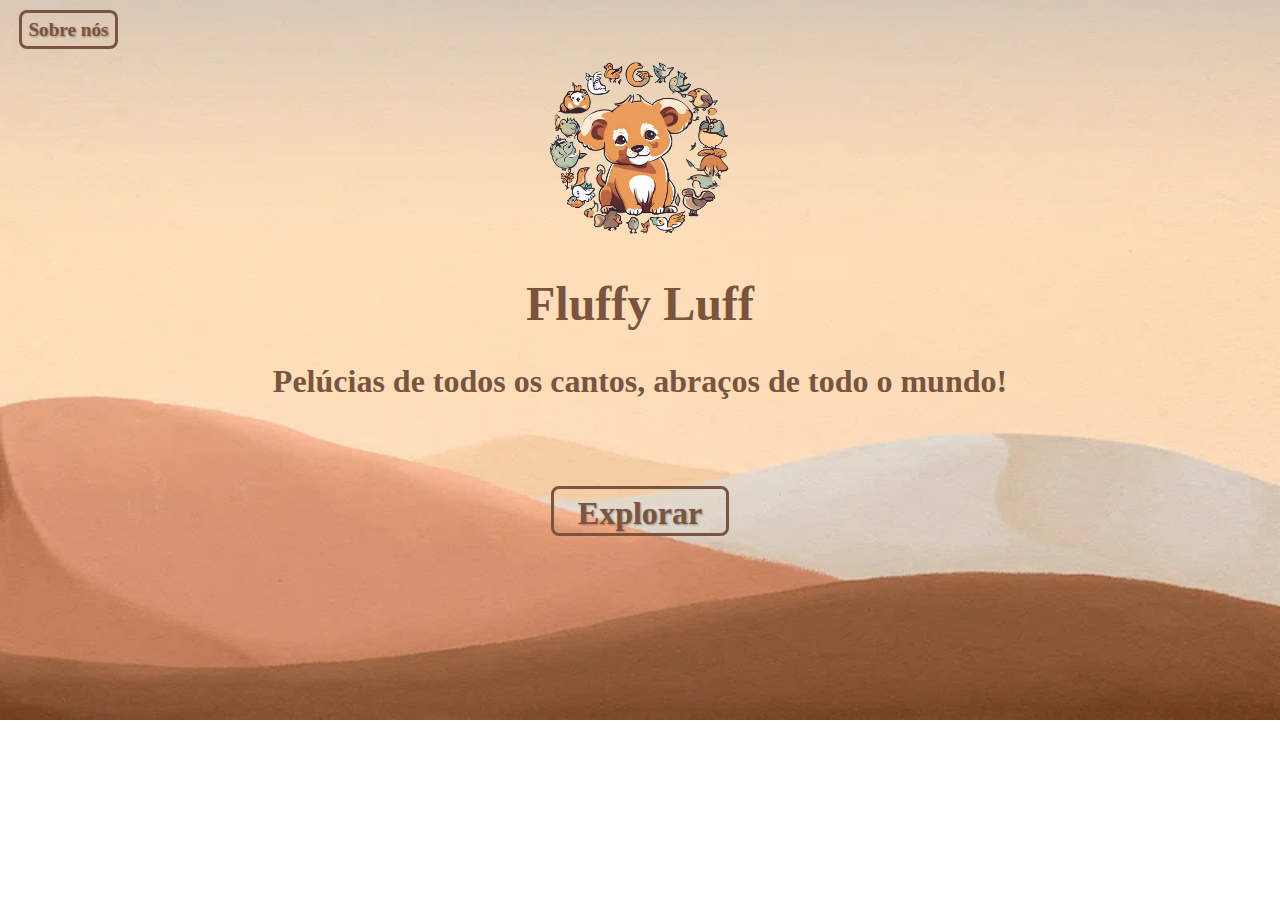
<file: index.html>
<!DOCTYPE html>
<html lang="pt-br">
<head>
    <meta charset="UTF-8">
    <meta name="viewport" content="width=device-width, initial-scale=1.0">
    <title>Fluffy Luff</title>
    <link rel="shortcut icon" href="img/fluffy-luff.png" type="image/x-icon">
    <link rel="stylesheet" href="style/home.css">
</head>
<body>
    <div id="conteudo">
        <header>
            <nav>
                <a href="sobre-nos.html" id="sobreNos"><b>Sobre nós</b></a>
            </nav>
        </header>
        <img id="logo" src="img/fluffy-luff.png" alt="logo fluffy luffy.">
        <h1>
            Fluffy Luff
        </h1>
        <h2>
            Pelúcias de todos os cantos, abraços de todo o mundo!   
        </h2>

        <nav id="navExplorar">
            <a href="principal.html" id="explorar"><b>Explorar</b></a>
        </nav>
       
        <section id ="main">
         
        </section>
        
    </div>
</body>
</html>
</file>
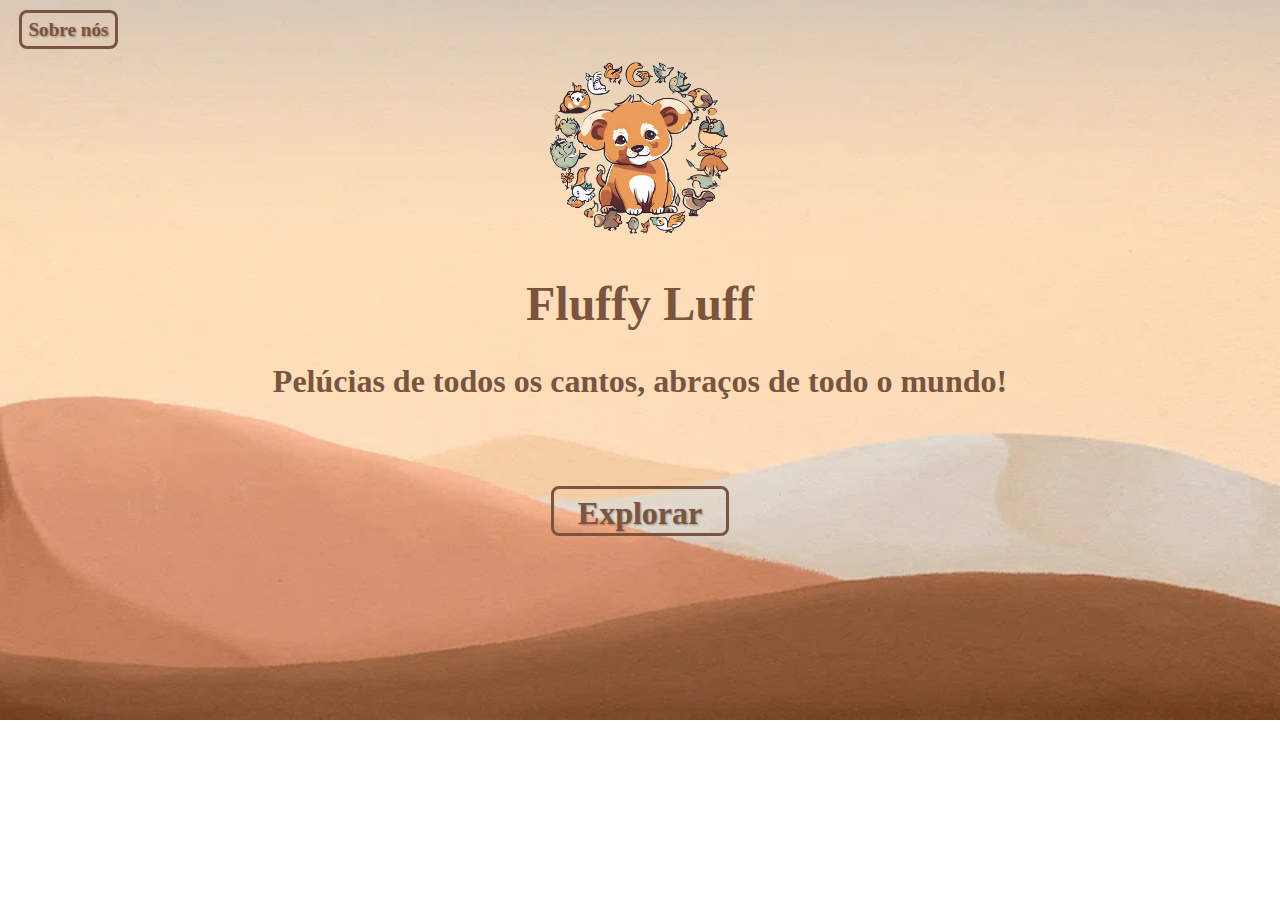
<file: htmls/index.html>
<!DOCTYPE html>
<html lang="pt-br">
<head>
    <meta charset="UTF-8">
    <meta name="viewport" content="width=device-width, initial-scale=1.0">
    <title>Fluffy Luff</title>
    <link rel="shortcut icon" href="img/fluffy-luff.png" type="image/x-icon">
    <link rel="stylesheet" href="/style/home.css">
</head>
<body>
    <div id="conteudo">
        <header>
            <nav>
                <a href="/htmls/sobre-nos.html" id="sobreNos" aria-label="Clique aqui para 
                ler sobre nós."><b>Sobre nós</b></a>
            </nav>
        </header>
        <img id="logo" src="/img/fluffy-luff.png" alt="logo fluffy luffy.">
        <h1>
            Fluffy Luff
        </h1>
        <h2>
            Pelúcias de todos os cantos, abraços de todo o mundo!   
        </h2>

        <nav id="navExplorar">
            <a href="/htmls/principal.html" id="explorar" aria-label="Clique aqui para ir explorar."><b>Explorar</b></a>
        </nav>
       
        <section id ="main">
         
        </section>
        
    </div>
</body>
</html>
</file>
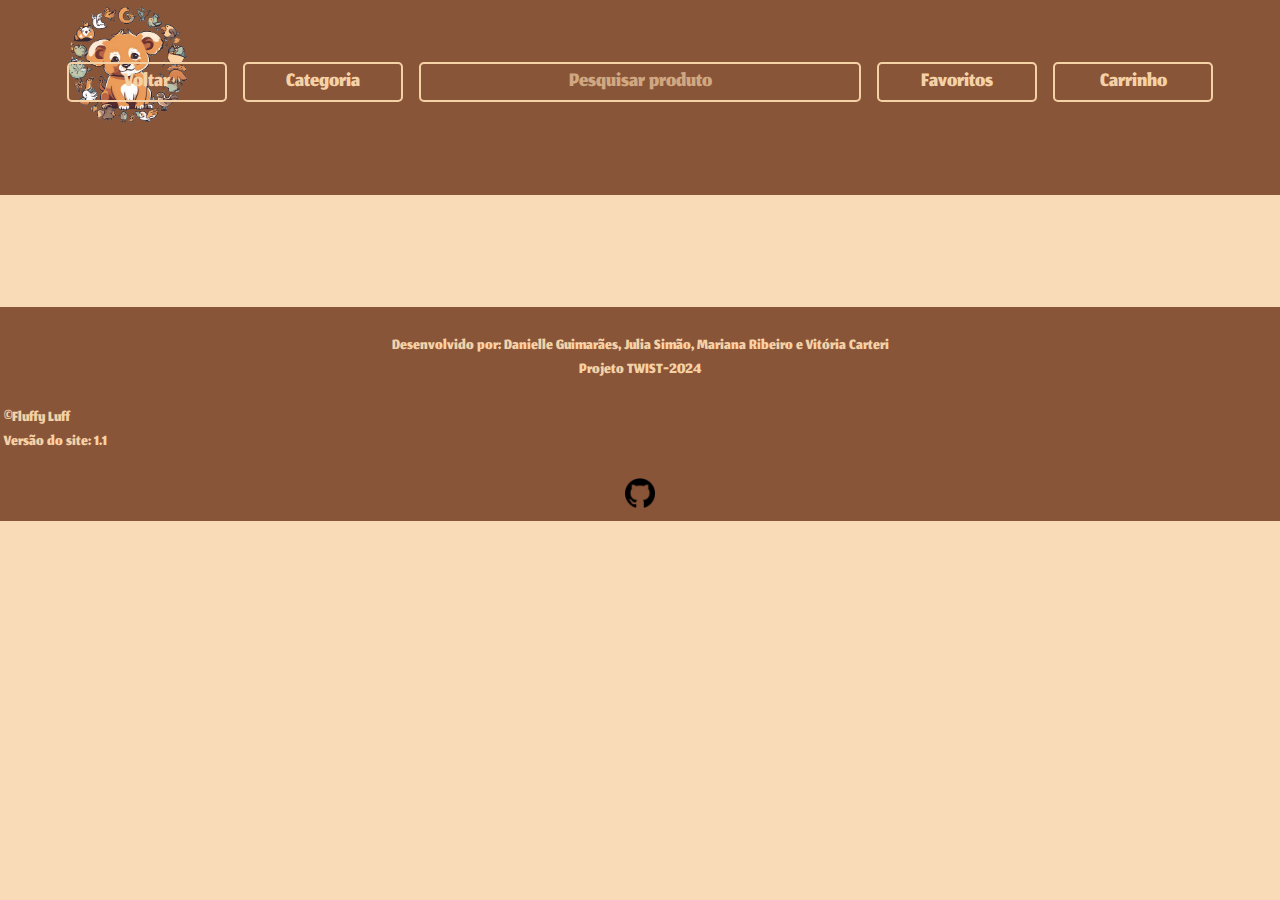
<file: favoritos.html>
<!DOCTYPE html>
<html lang="pt-br">
<head>
    <meta charset="UTF-8">
    <meta name="viewport" content="width=device-width, initial-scale=1.0">
    <title>Favoritos</title>
    <link rel="stylesheet" href="style/pagamento-e-dados.css">
</head>
<body>
    <div id="container">
        <header id="header">
            <img id="logo" src="img/fluffy-luff.png" alt="logo fluffy luffy.">
            <nav id="menu">
                <a href="#">Voltar</a>
                <a href="#">Categoria</a>
                    <input type="text" placeholder="Pesquisar produto">
                <a href="#">Favoritos</a>
                <a href="#">Carrinho</a>
            </nav>
        </header>
        <section id ="main"></section>
            <div>

            </div>
        </section>
        <footer id="footer">
            <section>
                <p id="creditos">
                    Desenvolvido por: Danielle Guimarães, Julia Simão, Mariana Ribeiro e Vitória Carteri<br/>
                    Projeto TWIST-2024
                </p>
                <p id="versao">
                    ©Fluffy Luff<br/>
                    Versão do site: 1.1
                </p>
            </section>
            <a id="github" href="https://github.com/twistpucrio/fluffy-luff" target="_blank">
                <img src="img/github.png" alt="logo do github." width="30" height="30">
            </a>        
        </footer>
    </div>
</body>
</html>
</file>
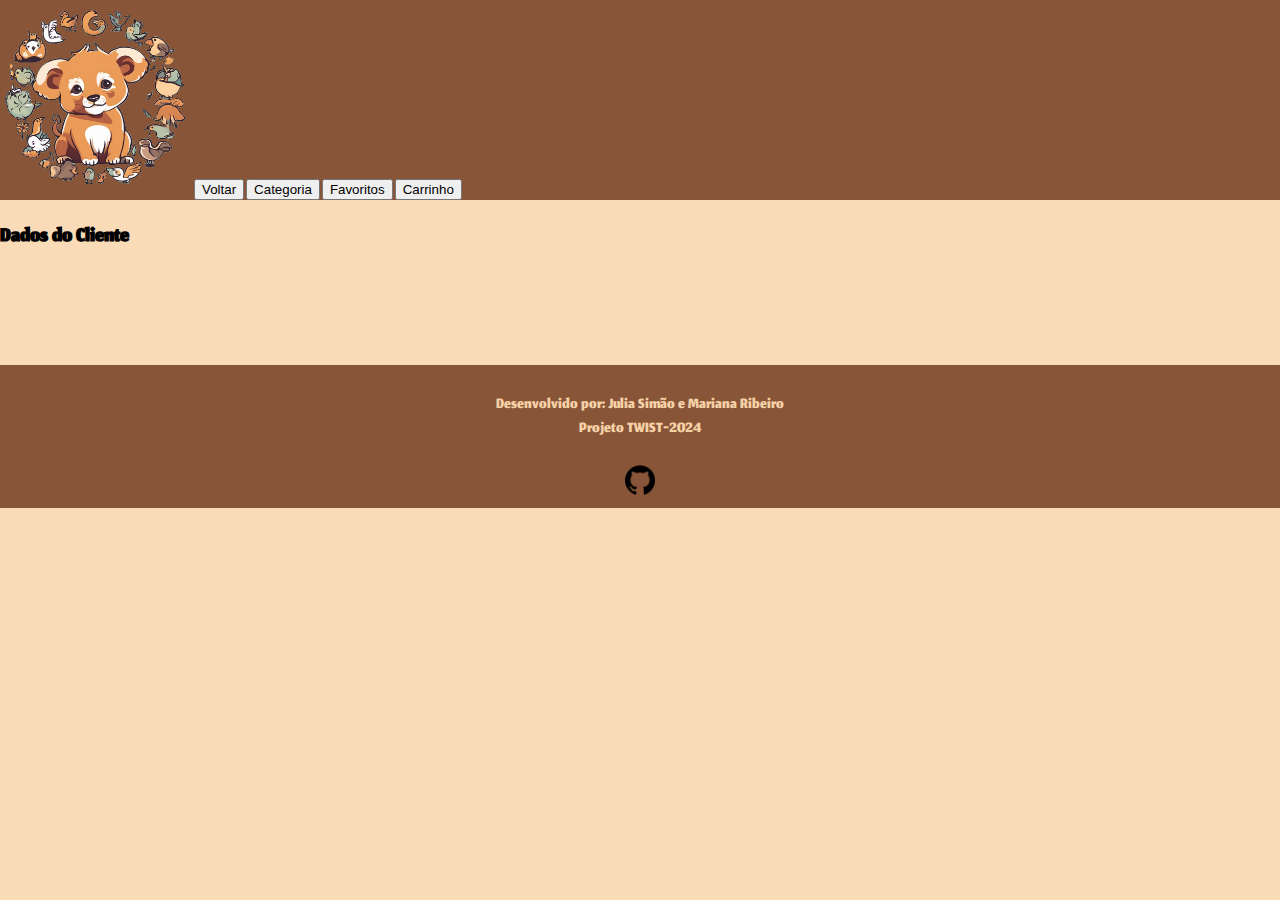
<file: pagamento-e-dados.html>
<!DOCTYPE html>
<html lang="pt-br">
<head>
    <meta charset="UTF-8">
    <meta name="viewport" content="width=device-width, initial-scale=1.0">
    <title>Fluffy Luff</title>
    <link rel="shortcut icon" href="img/fluffy-luff.png" type="image/x-icon">
    <link rel="stylesheet" href="style/pagamento-e-dados.css">
</head>
<body>
    <div id="conteudo">
        <header id="header">
            <img src="img/fluffy-luff.png" alt="logo fluffy luffy.">
            <button>Voltar</button>
           <button>Categoria</button>
            <!-- adicionar barra de pesquisa.-->
           <button>Favoritos</button>
           <button>Carrinho</button>
        </header>
        <section id ="main">
            <h1>
                Dados do Cliente
            </h1>
            <div>

            </div>
        </section>
        <footer id="footer">
            <p>
            Desenvolvido por: Julia Simão e Mariana Ribeiro<br/>
            Projeto TWIST-2024<br/>
            </p>
            <a id="github" href="https://github.com/twistpucrio/fluffy-luff" target="_blank">
                <img src="img/github.png" alt="logo do github." width="30" height="30">
            </a>        
        </footer>
    </div>
</body>
</html>
</file>
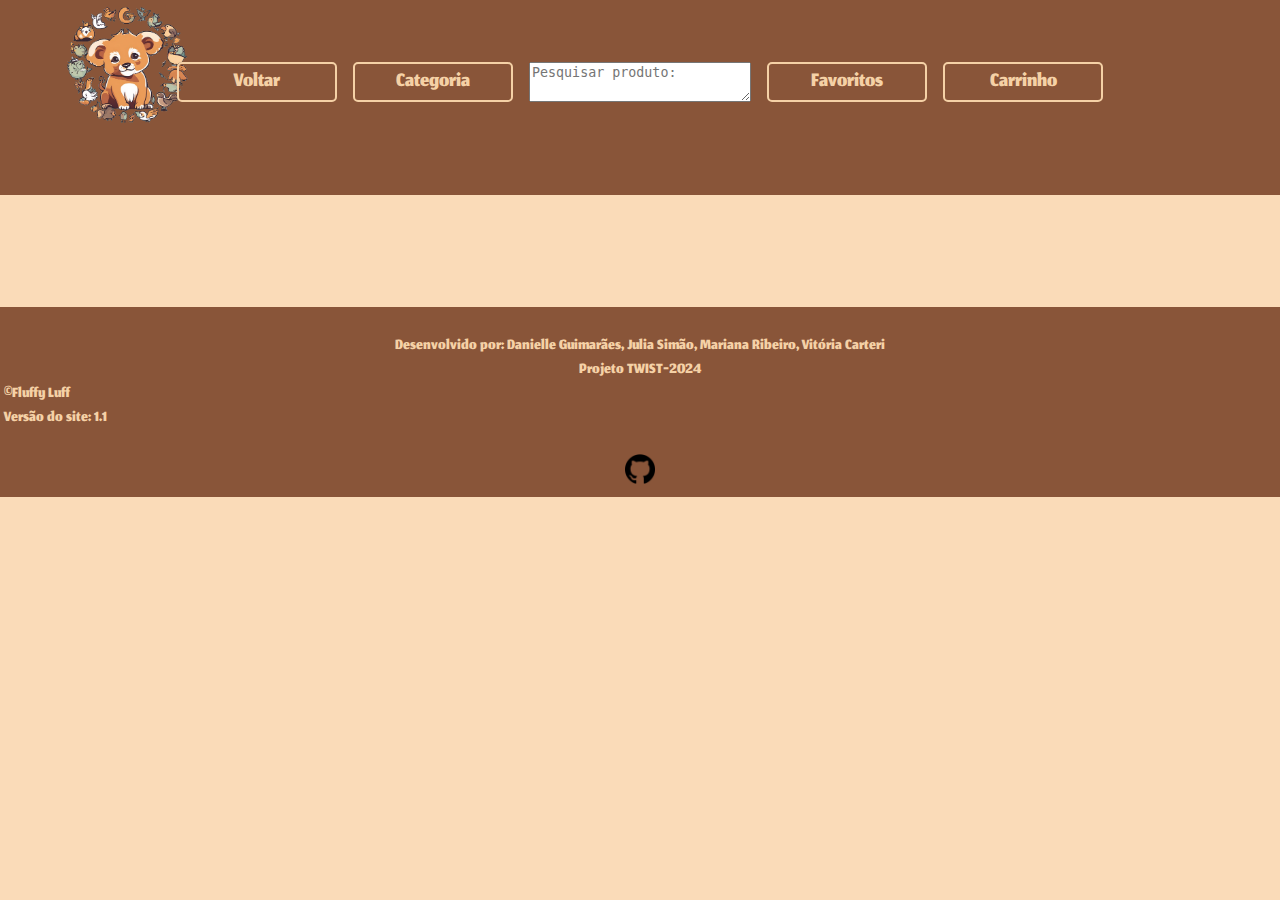
<file: principal.html>
<!DOCTYPE html>
<html lang="pt-br">
<head>
    <meta charset="UTF-8">
    <meta name="viewport" content="width=device-width, initial-scale=1.0">
    <title>Fluffy Luff</title>
    <link rel="shortcut icon" href="img/fluffy-luff.png" type="image/x-icon">
    <link rel="stylesheet" href="style/pagamento-e-dados.css">
</head>
<body>
    <div id="conteudo">
        <header id="header">
            <img id="logo" src="img/fluffy-luff.png" alt="logo fluffy luffy.">
            <nav id="menu">
            <a href="#">Voltar</a>
                <a href="#">Categoria</a>
                    <textarea name="texto" id="texto" cols="25" rows="1" placeholder="Pesquisar produto:"></textarea>  
                <a href="#">Favoritos</a>
                <a href="#">Carrinho</a>
            </nav>
        </header>
        <section id ="main">
            <h1>
            </h1>
            <div>

            </div>
        </section>
        <footer id="footer">
            <p>
            <section id="creditos">
            Desenvolvido por: Danielle Guimarães, Julia Simão, Mariana Ribeiro, Vitória Carteri<br/>
            Projeto TWIST-2024
            </section>
            <section id="versao">
            ©Fluffy Luff<br/>
            Versão do site: 1.1
            </section>
            </p>
            <a id="github" href="https://github.com/twistpucrio/fluffy-luff" target="_blank">
                <img src="img/github.png" alt="logo do github." width="30" height="30">
            </a>        
        </footer>
    </div>
</body>
</html>
</file>
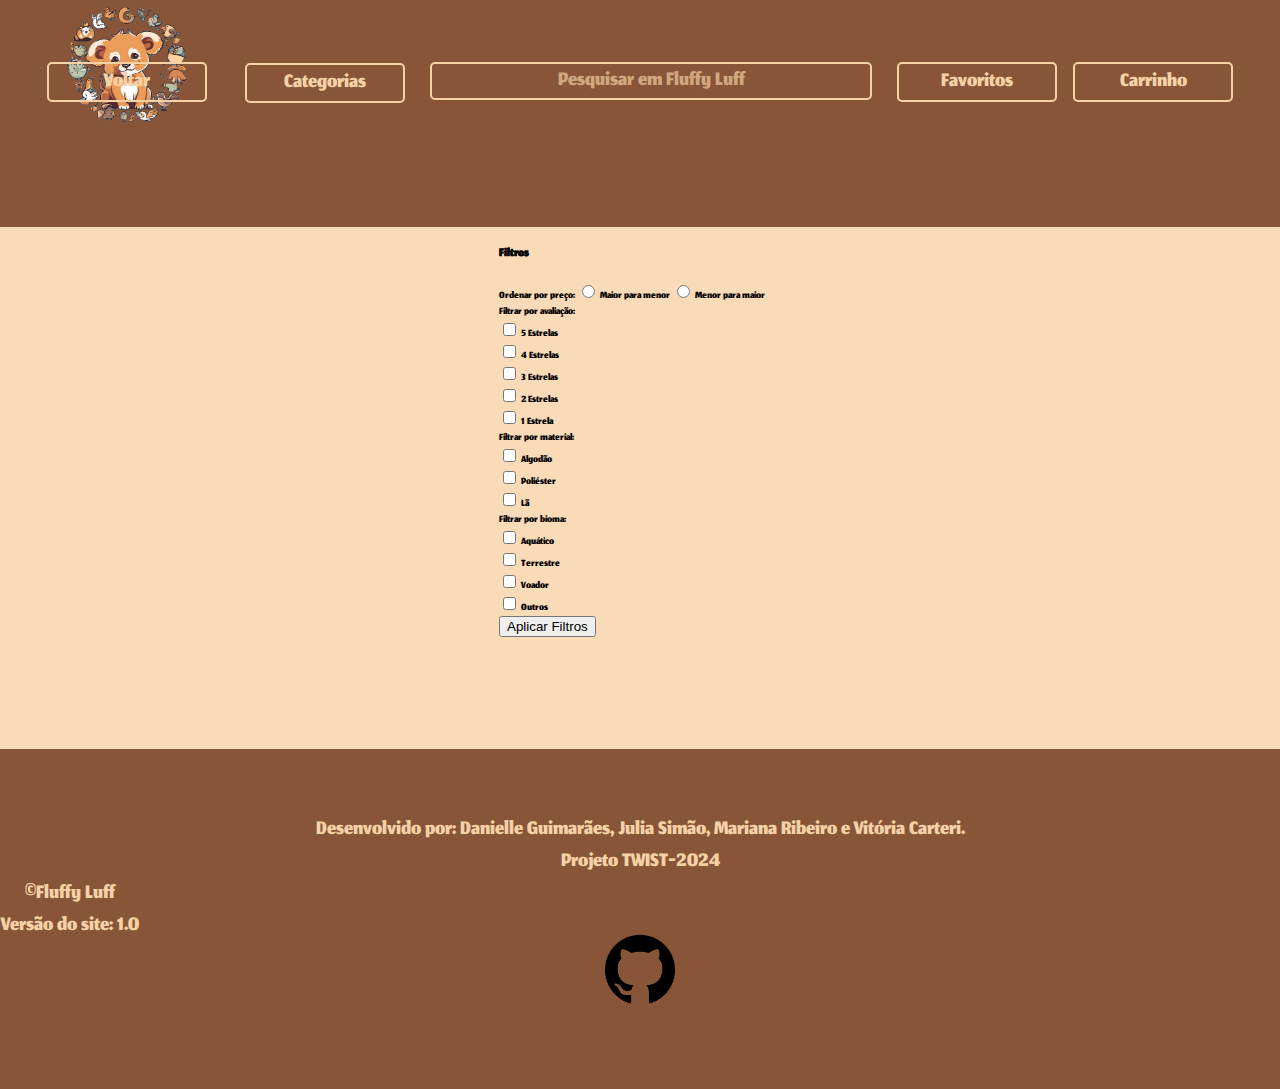
<file: htmls/busca-resultado.html>
<!DOCTYPE html>
<html lang="pt-br">
<head>
    <meta charset="UTF-8">
    <meta name="viewport" content="width=device-width, initial-scale=1.0">
    <title>Fluffy Luff</title>
    <link rel="shortcut icon" href="../img/fluffy-luff.png" type="image/x-icon">
    <link rel="stylesheet" href="../style/estilo-base.css">
    <link rel="stylesheet" href="../style/principal.css">
    <script src="/scripts/busca-resultado.js"></script>
    <script src="../scripts/leitura-e-busca-json.js"></script>


</head>
<body>
    <div id="conteudo">
        <header id="header">
            <img id="logo" src="/img/fluffy-luff.png" alt="logo fluffy luffy.">
            <nav id="menu">
            <a href="/htmls/index.html">Voltar</a>
            <ul>
                <li class="dropdown">
                    <a href="#" class="dropbtn" id="categoria" aria-label="Clique aqui para obter o pop-up de categorias de
                    produtos do nosso site.">Categorias</a>
                    <div class="dropdown-content">
                        <a href="#">Terrestre</a>
                        <a href="#">Aquático</a>
                        <a href="#">Voador</a>
                        <a href="#">Outros</a>
                    </div>
                </li>
            </ul>
                    <input type="text" name="texto" id="texto" placeholder="Pesquisar em Fluffy Luff"></input>
                <a href="/htmls/favoritos.html">Favoritos</a>
                <a href="/htmls/carrinho-de-compras.html">Carrinho</a>
            </nav>
        </header>
        <section id ="main">
            <div id="filtros">
                <h3>Filtros</h3>
                <!-- Filtro por preço -->
                <div>
                    <label>Ordenar por preço:</label>
                    <input type="radio" name="preco" id="maior_preco" value="maior"> Maior para menor
                    <input type="radio" name="preco" id="menor_preco" value="menor"> Menor para maior
                </div>
            
                <!-- Filtro por avaliação -->
                <div>
                    <label>Filtrar por avaliação:</label><br>
                    <input type="checkbox" name="avaliacao" value="5"> 5 Estrelas<br>
                    <input type="checkbox" name="avaliacao" value="4"> 4 Estrelas<br>
                    <input type="checkbox" name="avaliacao" value="3"> 3 Estrelas<br>
                    <input type="checkbox" name="avaliacao" value="2"> 2 Estrelas<br>
                    <input type="checkbox" name="avaliacao" value="1"> 1 Estrela
                </div>
            
                <!-- Filtro por material -->
                <div>
                    <label>Filtrar por material:</label><br>
                    <input type="checkbox" name="material" value="Algodão"> Algodão<br>
                    <input type="checkbox" name="material" value="Poliéster"> Poliéster<br>
                    <input type="checkbox" name="material" value="Lã"> Lã
                </div>
            
                <!-- Filtro por bioma -->
                <div>
                    <label>Filtrar por bioma:</label><br>
                    <input type="checkbox" name="categoria" value="aquático"> Aquático<br>
                    <input type="checkbox" name="categoria" value="terrestre"> Terrestre<br>
                    <input type="checkbox" name="categoria" value="voador"> Voador<br>
                    <input type="checkbox" name="categoria" value="outros"> Outros <br>
                    <!-- Adicionar outros biomas -->
                </div>
            
                <button id="aplicar_filtros">Aplicar Filtros</button>
            </div>
            
            <div id="resultados">
                <!-- Resultados dos produtos filtrados aparecerão aqui -->
            </div>
        </section>
        <script src="/scripts/busca-resultado.js"></script>
        <footer id="footer">
            <p>
            <section id="creditos">
            Desenvolvido por: Danielle Guimarães, Julia Simão, Mariana Ribeiro e Vitória Carteri.<br/>
            Projeto TWIST-2024
            </section>
            <section id="versao">
            ©Fluffy Luff<br/>
            Versão do site: 1.0
            </section>
            </p>
            <a href="https://github.com/twistpucrio/fluffy-luff" target="_blank">
                <img  id="github" src="../img/github.png" alt="logo do github.">
            </a>        
        </footer>
    </div>
</body>
</html>
</file>
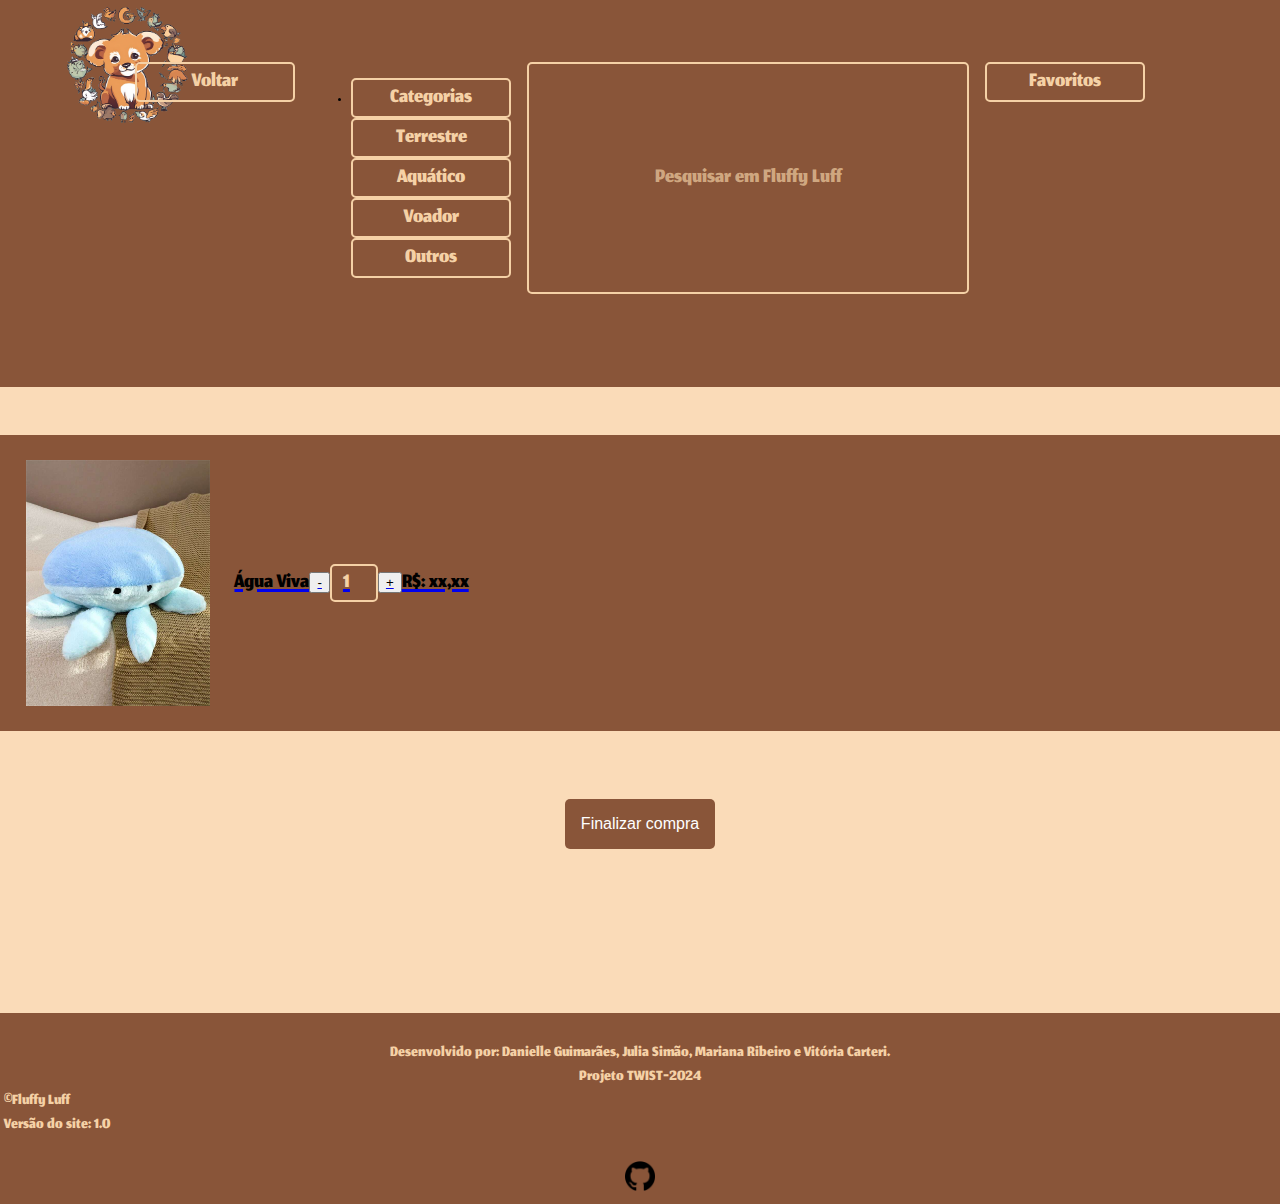
<file: htmls/carrinho-de-compras.html>
<!DOCTYPE html>
<html lang="pt-br">
<head>
    <meta charset="UTF-8">
    <meta name="viewport" content="width=device-width, initial-scale=1.0">
    <title>Fluffy Luff</title>
    <link rel="shortcut icon" href="/img/fluffy-luff.png" type="image/x-icon">
    <link rel="stylesheet" href="/style/carrinho.css">
    <script src="/scripts/leitura-e-busca-json.js"></script>
    <script src="/scripts/criaCarrinho.js"></script>
</head>
<body>
    <div id="conteudo">
        <header id="header">
            <img id="logo" src="/img/fluffy-luff.png" alt="logo fluffy luffy.">

            <nav id="menu">
            <a href="/htmls/principal.html" aria-label="Clique aqui para voltar para página anterior.">Voltar</a>
            <ul>
                <li class="dropdown">
                    <a href="#" class="dropbtn" id="categoria" aria-label="Clique aqui para obter o pop-up de categorias de
                    produtos do nosso site.">Categorias</a>
                    <div class="dropdown-content">
                        <a href="#">Terrestre</a>
                        <a href="#">Aquático</a>
                        <a href="#">Voador</a>
                        <a href="#">Outros</a>
                    </div>
                </li>
            </ul>
                    <input type="text" name="texto" id="texto" placeholder="Pesquisar em Fluffy Luff" aria-label="Clique 
                    aqui para escrever oque deseja pesquisar."></input>
                <a href="/htmls/favoritos.html" aria-label="Clique aqui para ir ao seus favoritos.">Favoritos</a>
            </nav>
        </header>
    </br></br></br>
        <section id ="main">
        </section>
   
        <div class="finalizar">
            <a id="btnFinalizarr"href="pagamento-e-dados.html"> <button id="btnFinalizar"> Finalizar compra </button> </a>
        </div>
        <br/><br/><br/>
        <footer id="footer">
            <p>
            <section id="creditos">
            Desenvolvido por: Danielle Guimarães, Julia Simão, Mariana Ribeiro e Vitória Carteri.<br/>
            Projeto TWIST-2024
            </section>
            <section id="versao">
            ©Fluffy Luff<br/>
            Versão do site: 1.0
            </section>
            </p>
            <a id="github" href="https://github.com/twistpucrio/fluffy-luff" target="_blank">
                <img src="../img/github.png" alt="logo do github." width="30" height="30">
            </a>        
        </footer>
    </div>
</body>
</html>
</file>
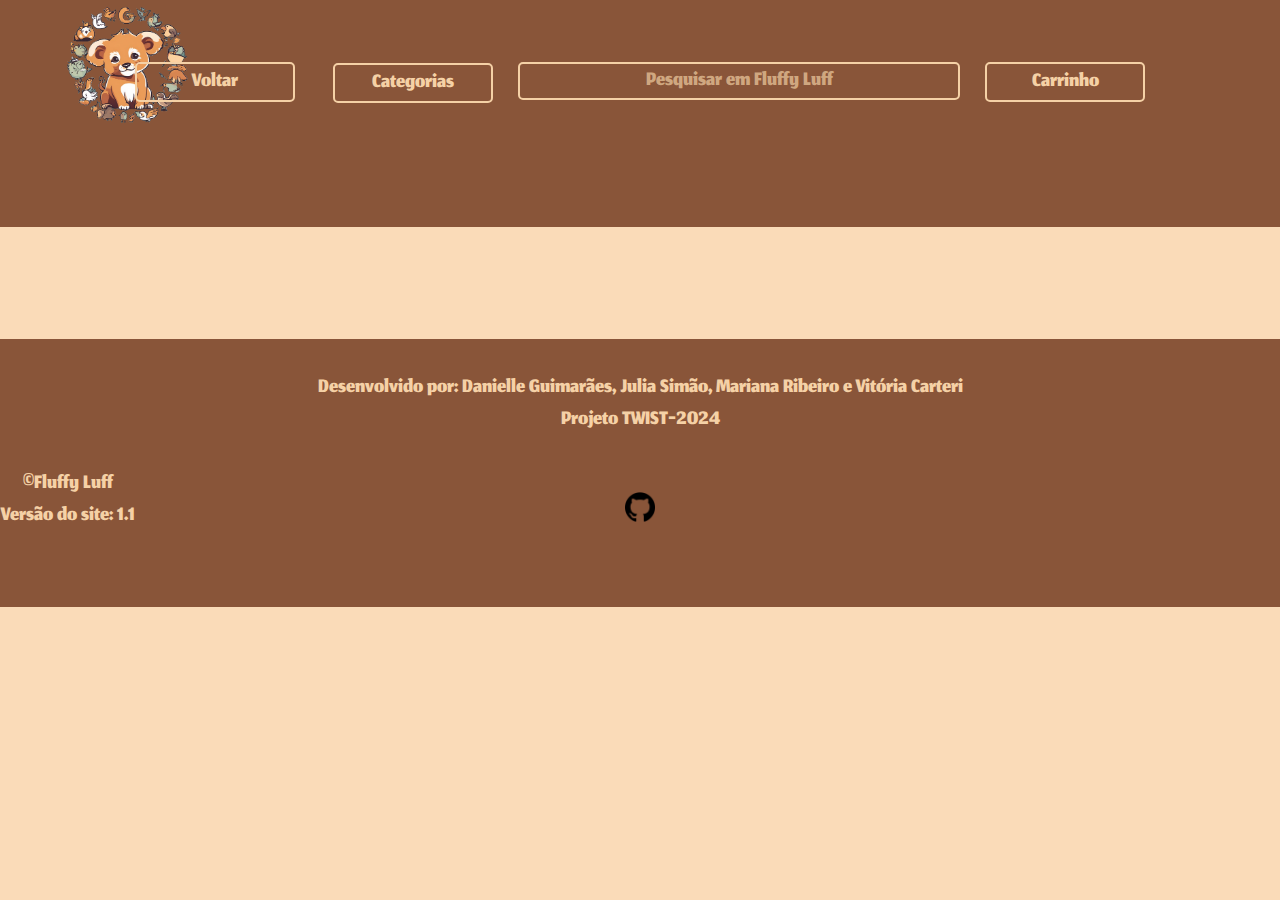
<file: htmls/favoritos.html>
<!DOCTYPE html>
<html lang="pt-br">
<head>
    <meta charset="UTF-8">
    <meta name="viewport" content="width=device-width, initial-scale=1.0">
    <title>Favoritos</title>
    <link rel="stylesheet" href="/style/estilo-base.css">
</head>
<body>
    <div id="container">
        <header id="header">
            <img id="logo" src="/img/fluffy-luff.png" alt="logo fluffy luffy.">
            <nav id="menu">
                <a href="/htmls/principal.html" aria-label="Clique aqui para voltar 
                para página anterior.">Voltar</a>
                <ul>
                    <li class="dropdown">
                        <a href="#" class="dropbtn" id="categoria" aria-label="Clique aqui para obter o pop-up de categorias de
                        produtos do nosso site.">Categorias</a>
                        <div class="dropdown-content">
                            <a href="#">Terrestre</a>
                            <a href="#">Aquático</a>
                            <a href="#">Voador</a>
                            <a href="#">Outros</a>
                        </div>
                    </li>
                </ul>
                <input type="text" name="texto" id="texto" placeholder="Pesquisar em Fluffy Luff" aria-label="Clique 
                aqui para escrever oque deseja pesquisar."></input>
                <a href="/htmls/carrinho-de-compras.html" aria-label="Clique aqui para ir ao seu carrinho de compras.">Carrinho</a>
            </nav>
        </header>
        <section id ="main"></section>
            <div>

            </div>
        </section>
        <footer id="footer">
            <section>
                <p id="creditos">
                    Desenvolvido por: Danielle Guimarães, Julia Simão, Mariana Ribeiro e Vitória Carteri<br/>
                    Projeto TWIST-2024
                </p>
                <p id="versao">
                    ©Fluffy Luff<br/>
                    Versão do site: 1.1
                </p>
            </section>
            <a id="github" href="https://github.com/twistpucrio/fluffy-luff" target="_blank">
                <img src="/img/github.png" alt="logo do github." width="30" height="30">
            </a>        
        </footer>
    </div>
</body>
</html>
</file>
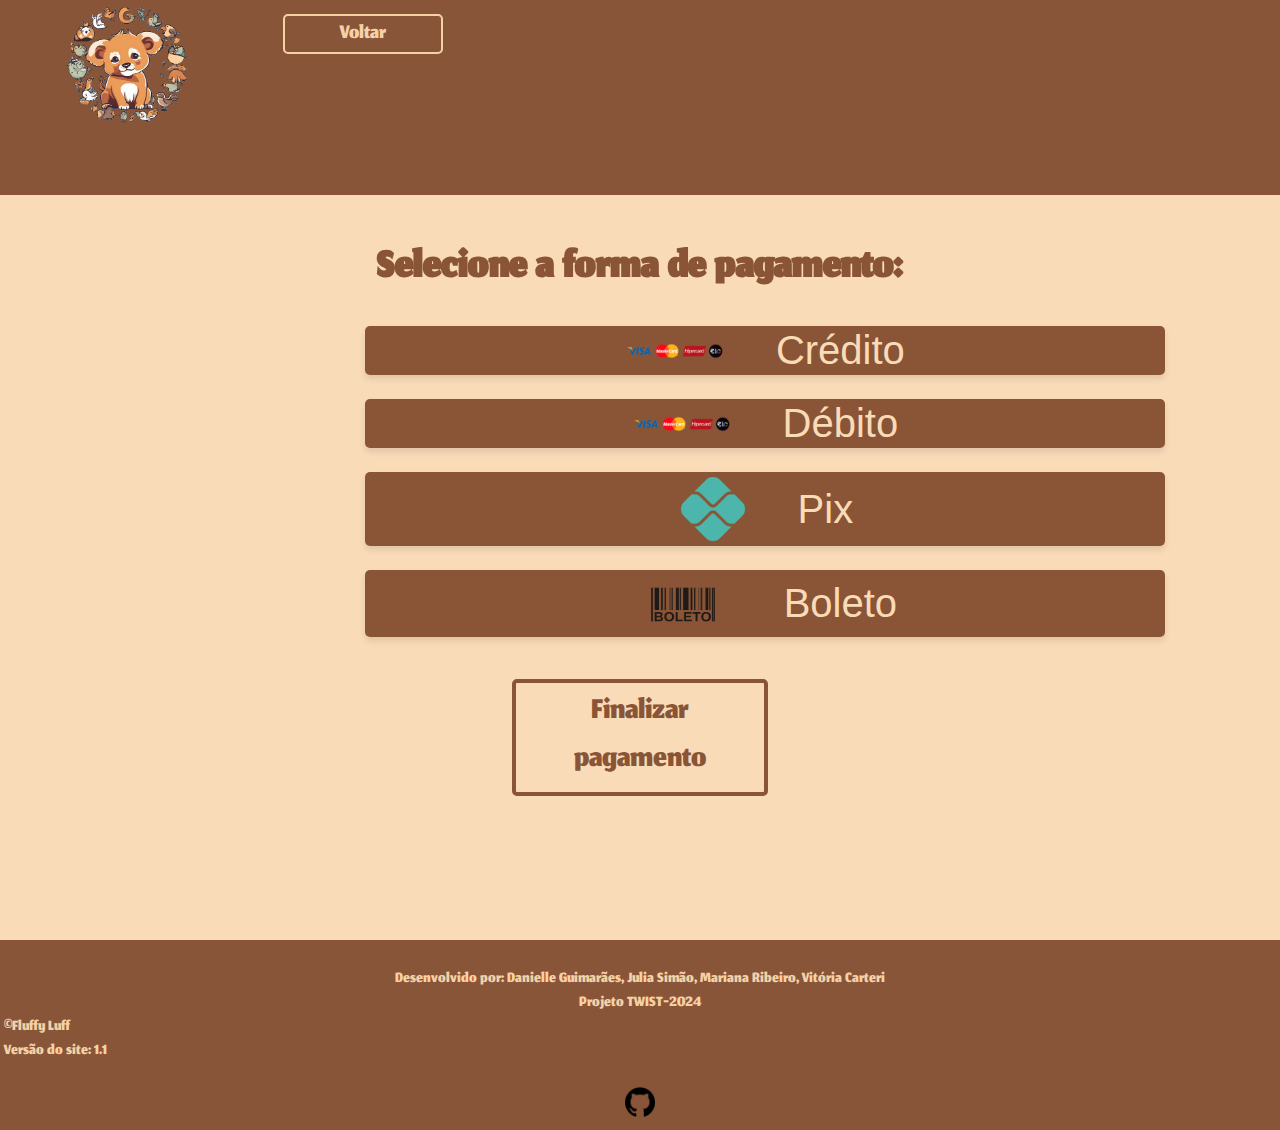
<file: htmls/pagamento-e-dados.html>
<!DOCTYPE html>
<html lang="pt-br">
<head>
    <meta charset="UTF-8">
    <meta name="viewport" content="width=device-width, initial-scale=1.0">
    <title>Fluffy Luff</title>
    <link rel="shortcut icon" href="../img/fluffy-luff.png" type="image/x-icon">
    <link rel="stylesheet" href="/style/pagamento.css">
</head>
<body>
    <div id="conteudo">
        <header id="header">
            <img id="logo" src="../img/fluffy-luff.png" alt="logo fluffy luffy.">
            <nav id="menu">
            <a id="voltarcarrinho" href="/htmls/principal.html" aria-label="Clique aqui 
            para voltar para página anterior.">Voltar</a>
            </nav>
        </header>
        <section id ="main">
            <h1 id="h1">Selecione a forma de pagamento:</h1>
            <div class="payment-options">
                <button class="payment-button"><img src="/img/credito.png" alt="Visa">Crédito</button>
                <button class="payment-button"><img src="/img/credito.png" alt="MasterCard">Débito</button>
                <button class="payment-button"><img src="/img/pix.png" id="bat" alt="Pix">Pix</button>
                <button class="payment-button"><img src="/img/boleto.png" alt="Boleto">Boleto</button>
                <div id="finalizar">
                <button class="finalize-button">Finalizar pagamento</button>
                </div>
            </div>
            <br/>
            <br/>
        </section>
        <footer id="footer">
            <p>
            <section id="creditos">
            Desenvolvido por: Danielle Guimarães, Julia Simão, Mariana Ribeiro, Vitória Carteri<br/>
            Projeto TWIST-2024
            </section>
            <section id="versao">
            ©Fluffy Luff<br/>
            Versão do site: 1.1
            </section>
            </p>
            <a id="github" href="https://github.com/twistpucrio/fluffy-luff" target="_blank">
                <img src="../img/github.png" alt="logo do github." width="30" height="30">
            </a>        
        </footer>
    </div>
</body>
</html>
</file>
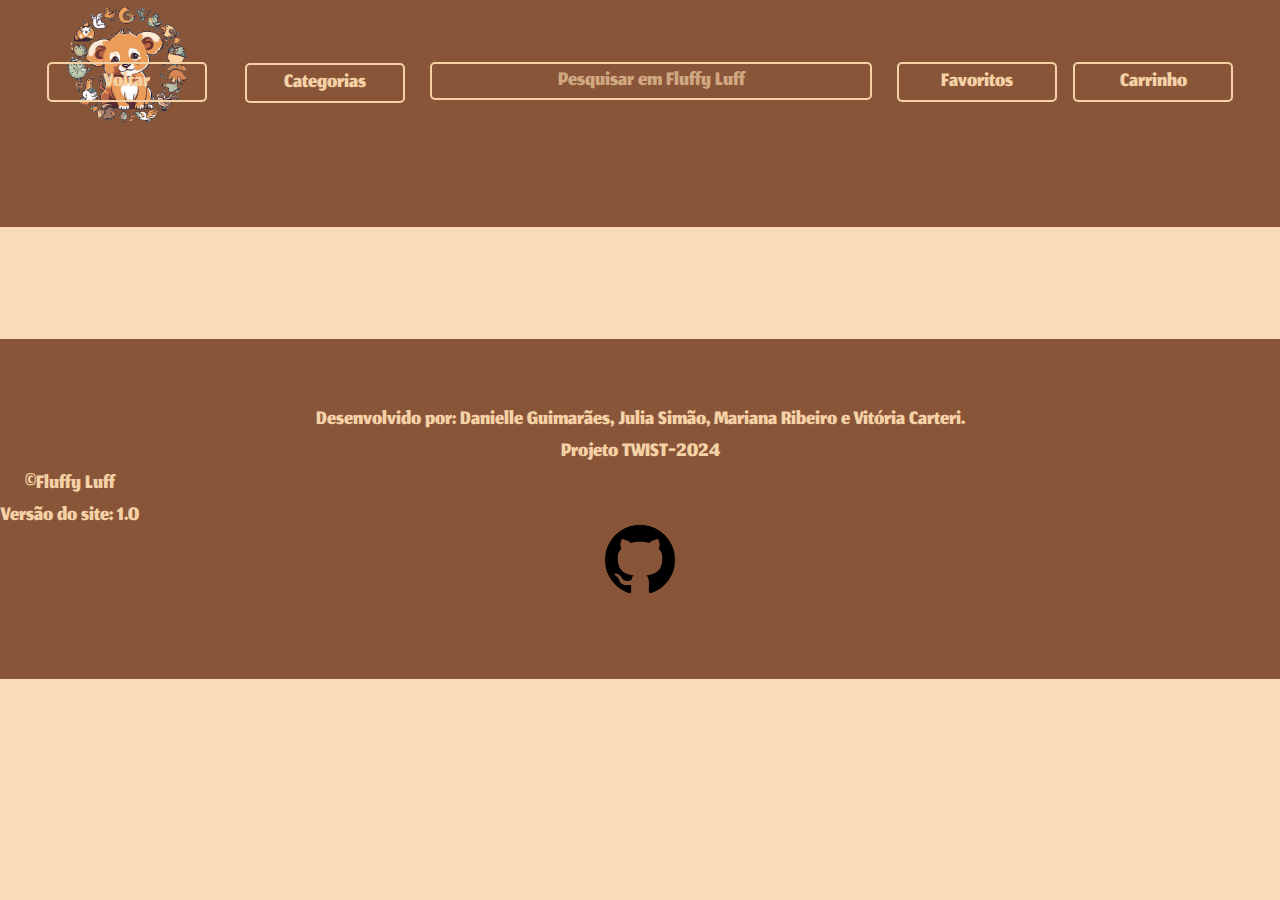
<file: htmls/principal.html>
<!DOCTYPE html>
<html lang="pt-br">
<head>
    <meta charset="UTF-8">
    <meta name="viewport" content="width=device-width, initial-scale=1.0">
    <title>Fluffy Luff</title>
    <link rel="shortcut icon" href="../img/fluffy-luff.png" type="image/x-icon">
    <link rel="stylesheet" href="../style/estilo-base.css">
    <link rel="stylesheet" href="../style/principal.css">
    <script src="../scripts/leitura-e-busca-json.js"></script>
    <script src="../scripts/cria-elemento.js"></script>
</head>
<body>
    <div id="conteudo">
        <header id="header">
            <img id="logo" src="/img/fluffy-luff.png" alt="logo fluffy luffy.">
            <nav id="menu">
            <a href="/htmls/principal.html" aria-label="Clique aqui para voltar para página anterior.">Voltar</a>
            <ul>
                <li class="dropdown">
                    <a href="#" class="dropbtn" id="categoria" aria-label="Clique aqui para obter o pop-up de categorias de
                    produtos do nosso site.">Categorias</a>
                    <div class="dropdown-content">
                        <a href="#">Terrestre</a>
                        <a href="#">Aquático</a>
                        <a href="#">Voador</a>
                        <a href="#">Outros</a>
                    </div>
                </li>
            </ul>
                <input type="text" name="texto" id="texto" placeholder="Pesquisar em Fluffy Luff" aria-label="Clique 
                aqui para escrever oque deseja pesquisar."></input>
                <a href="/htmls/favoritos.html" aria-label="Clique aqui para ir ao seus favoritos.">Favoritos</a>
                <a href="/htmls/carrinho-de-compras.html"  aria-label="Clique aqui para ir ao seu carrinho de compras.">Carrinho</a>
            </nav>
        </header>
        <section id ="main">
            <!-- <div>
                <button id="btnAdicionar">Adicionar Produto</button>
                <button id="btnRemover">Remover Produto</button>
                <button id="btnExibir">Exibir Produto</button>
            </div> -->
        </section>
        <footer id="footer">
            <p>
            <section id="creditos">
            Desenvolvido por: Danielle Guimarães, Julia Simão, Mariana Ribeiro e Vitória Carteri.<br/>
            Projeto TWIST-2024
            </section>
            <section id="versao">
            ©Fluffy Luff<br/>
            Versão do site: 1.0
            </section>
            </p>
            <a href="https://github.com/twistpucrio/fluffy-luff" target="_blank">
                <img  id="github" src="../img/github.png" alt="logo do github.">
            </a>        
        </footer>
    </div>
</body>
</html>
</file>
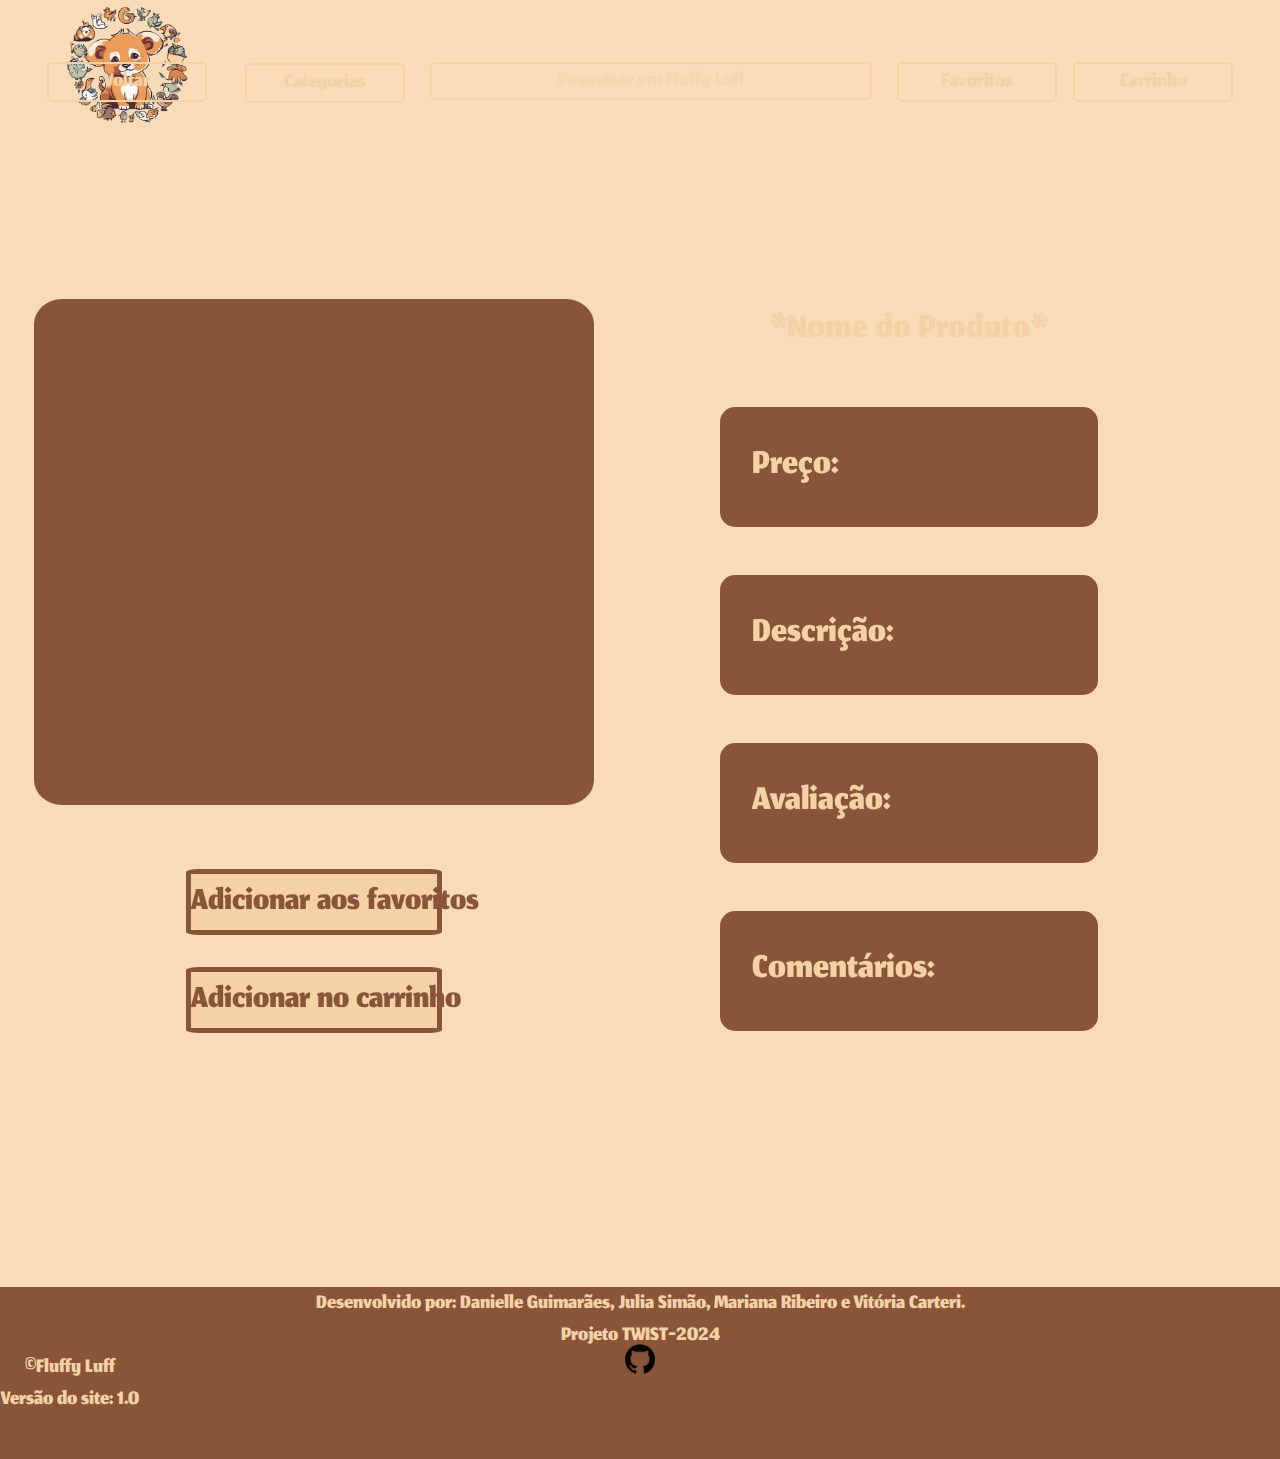
<file: htmls/produto.html>
<!DOCTYPE html>
<html lang="pt-br">
<head>
    <meta charset="UTF-8">
    <meta name="viewport" content="width=device-width, initial-scale=1.0">
    <title>Fluffy Luff</title>
    <link rel="shortcut icon" href="/img/fluffy-luff.png" type="image/x-icon">
    <link rel="stylesheet" href="../style/estilo-base.css">
    <link rel="stylesheet" href="../style/produto.css">
    
    <script src="../scripts/leitura-e-busca-json.js"></script>
    <script src="../scripts/produto.js"></script>
</head>
<body>
    <div id="conteudo">
        <header id="header"></header>
            <img id="logo" src="/img/fluffy-luff.png" alt="logo fluffy luffy.">
            <nav id="menu">
            <a href="/htmls/principal.html" aria-label="Clique aqui para voltar para página anterior.">Voltar</a>
            <ul>
                <li class="dropdown">
                    <a href="#" class="dropbtn" id="categoria" aria-label="Clique aqui para obter o pop-up de categorias de
                    produtos do nosso site.">Categorias</a>
                    <div class="dropdown-content">
                        <a href="#">Terrestre</a>
                        <a href="#">Aquático</a>
                        <a href="#">Voador</a>
                        <a href="#">Outros</a>
                    </div>
                </li>
            </ul>
                    <input type="text" name="texto" id="texto" placeholder="Pesquisar em Fluffy Luff" aria-label="Clique 
                    aqui para escrever oque deseja pesquisar."></input>
                <a href="/htmls/favoritos.html" aria-label="Clique aqui para ir ao seus favoritos.">Favoritos</a>
                <a href="/htmls/carrinho-de-compras.html"  aria-label="Clique aqui para ir ao seu carrinho de compras.">Carrinho</a>
            </nav>
        </header>
        <section id ="main">
           <div id="imagem-botoes">
                <div id="img-produto">
                    
                </div>
                <div id="botoes">
                    <button class="btn" id="add-favoritos">Adicionar aos favoritos</button>
                    <button class="btn" id="add-carrinho">Adicionar no carrinho</button>
                </div>
           </div>
           <div id="dados-produtos">
                <p id="nome-produto" >
                    *Nome do Produto*
                </p>
                <div class="dados-produto" id="preco-produto">
                    <p>Preço: </p>
                </div>
                <div class="dados-produto" id="descricao-produto">
                    <p>Descrição: </p>
                </div>
                <div class="dados-produto" id="avaliacao-produto">
                    <p>Avaliação: </p>
                </div>
                <div class="dados-produto" id="comentarios-produto">
                    <p>Comentários: </p>
                </div>
           </div>
        </section>
        <footer id="footer">
            <p>
            <section id="creditos">
            Desenvolvido por: Danielle Guimarães, Julia Simão, Mariana Ribeiro e Vitória Carteri.<br/>
            Projeto TWIST-2024
            </section>
            <section id="versao">
            ©Fluffy Luff<br/>
            Versão do site: 1.0
            </section>
            </p>
            <a id="github" href="https://github.com/twistpucrio/fluffy-luff" target="_blank">
                <img src="../img/github.png" alt="logo do github." width="30" height="30">
            </a>        
        </footer>
    </div>
</body>
</html>
</file>
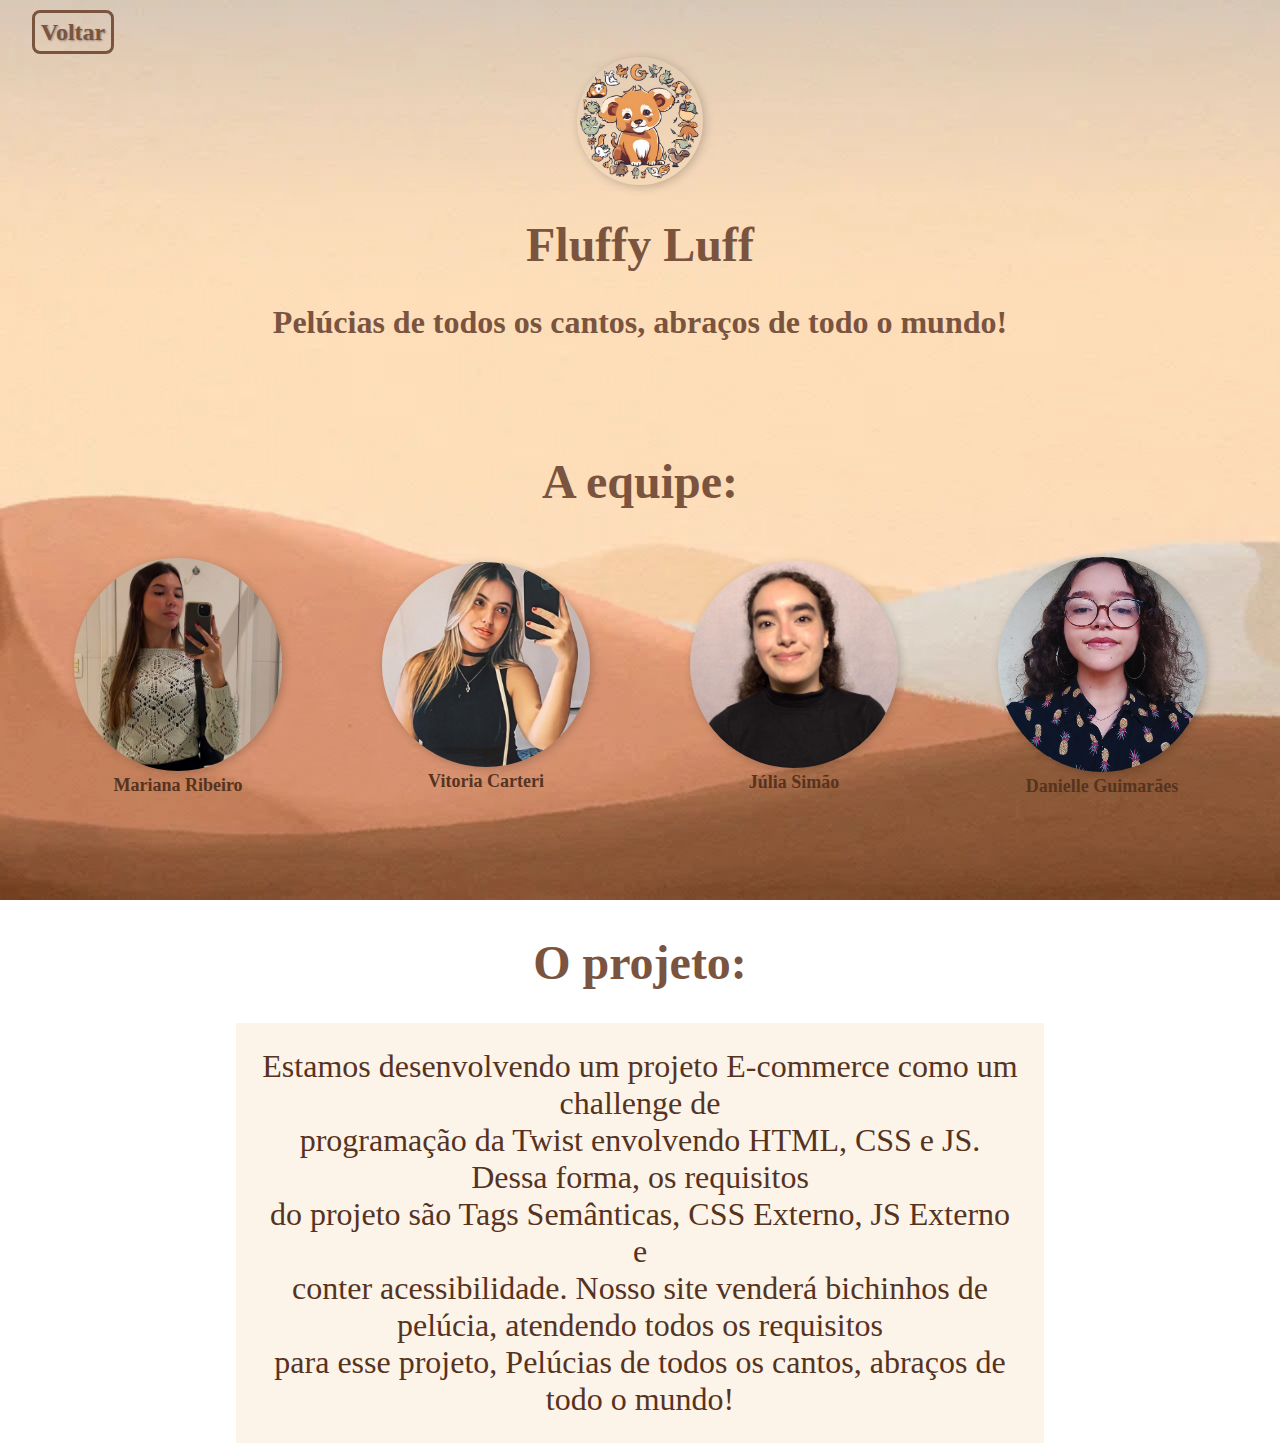
<file: htmls/sobre-nos.html>
<!DOCTYPE html>
<html lang="pt-br">
<head>
    <meta charset="UTF-8">
    <meta name="viewport" content="width=device-width, initial-scale=1.0">
    <title>Fluffy Luff</title>
    <link rel="shortcut icon" href="img/fluffy-luff.png" type="image/x-icon">
    <link rel="stylesheet" href="/style/sobrenos.css">
</head>
<body>
    <div id="conteudo">
        <header>
            <nav>
                <a href="/htmls/index.html" id="voltar" aria-label="Clique aqui para voltar para página anterior."><b>Voltar</b></a>
            </nav>
        </header>
        <div id="logoGeral">
        <img id="logoo" src="/img/fluffy-luff.png" alt="logo fluffy luffy.">
        </div>
        <h1>
        <b>Fluffy Luff</b>
        </h1>
        <h2>
            Pelúcias de todos os cantos, abraços de todo o mundo!   
        </h2>
        <br/><br/><br/>
        <h1>
             <b>A equipe:</b>
        </h1>
       
        <div id ="fotos">
         <figure>
            <img src="/img/Mariana.jpeg" alt="Mariana Ribeiro">
            <legend><b>Mariana Ribeiro</b></legend>
         </figure>
         <figure>
            <img src="/img/Vitoria.jpeg" alt="Vitoria Carteri">
            <legend><b>Vitoria Carteri</b></legend>
         </figure>
         <figure>
            <img src="/img/Julia.jpeg" alt="Julia Simao">
            <legend><b>Júlia Simão</b></legend>
         </figure>
         <figure>
            <img src="/img/Danielle.jpeg" alt="Danielle Guimaraes">
            <legend><b>Danielle Guimarães</b></legend>
         </figure>
        </div>

        <br/><br/><br/><br/><br/>

        <h1 id="projeto">
            O projeto:
        </h1>
        <p id="descricao"> Estamos desenvolvendo um projeto E-commerce como um challenge de <br/> programação da Twist
            envolvendo HTML, CSS e JS. Dessa forma, os requisitos <br/>do projeto são Tags 
            Semânticas, CSS Externo, JS Externo e<br/> conter acessibilidade. Nosso site 
            venderá bichinhos de pelúcia, atendendo todos os requisitos<br/> para esse projeto,
            Pelúcias de todos os cantos, abraços de todo o mundo! 
            </p>
    </div>
</body>
</html>
</file>
<file: style/home.css>
html{
    background-image: url('/img/fundo-home.webp');
    background-repeat: no-repeat;
    background-size: cover;
}

nav a{
    width: 10rem;
    height: 2rem;
    color: #7A543F;
    background-color: transparent;
    border: 0.2rem #7A543F solid ;
    border-radius: 0.5rem;
    padding: 0.5%;
    text-decoration: none;
    text-shadow: 1px 1px 2px rgba(0, 0, 0, 0.329);
    
}

nav{
    padding: 0.7rem;
}

#sobreNos{
    font-size: larger;
}

#explorar{
    position: relative;
    top: 3rem;
    font-size: xx-large;
}

#navExplorar{
    display: flex;
    justify-content: center; 
    align-items: center; 
    text-align: center;
    
}

#logo{
    display: flex;
    width: 15%;
    position: relative;
    left: 42.5%;
}

h1{
    text-align: center;
    color: #7A543F;
    font-size: xxx-large;
}

h2{
    text-align: center;
    color: #7A543F;
    font-size: xx-large;
}
</file>
<file: style/pagamento-e-dados.css>
@font-face { /* FONTE EXTERNA */
    font-family:'jomhuria';
    src: url(../fonts/Jomhuria-Regular.ttf);
}

html {
    font-family: 'jomhuria';
    background-color: rgb(250, 219, 184);

}

body {
    margin: 0;
    
}

header {
    background-color: rgb(137, 85, 57);
}

#logo{
    display: flex;
    width: 10%;
    position: relative;
    left: 5%;
}

nav a{
    
    font-size: 2rem;
    width: 10rem;
    height: 2.5rem;
    color: #F5D1A6;
    background-color: transparent;
    border: 0.15rem #F5D1A6 solid ;
    border-radius: 5px;
    text-decoration: none;
    padding: 0.5rem;
    box-sizing: border-box;
    display: flex; 
    align-items: center;
    justify-content: center; 
}
nav{
    padding: 1%;
    
}

#menu{
    
   display: flex;
   justify-content: center;
   gap:1rem;
   position: relative;
   top: -5rem;
   text-align: center;
}

input::placeholder {
    color: #f5d2a6ac; 
    opacity: 1; 
    
}
input{
    box-sizing: border-box;
    font-family: 'jomhuria';
    font-size: xx-large;
    text-align: center;
    background-color: transparent;
    border: 2px solid #F5D1A6; 
    border-radius: 5px; 
}


header img {
    height: 15%;
    width: 15%;
}


footer {
    background-color: rgb(137, 85, 57);
    text-align: center;
    font-size: x-large;
    padding: 0.3%;
    color: #F5D1A6;
    margin-top: 7rem;
}
#versao{
    text-align: left;
}
/*==============Página Pagamento===============*/

#h1{
    text-align: center;
    color: #895536;
    font-size:400%;
}

.payment-button {
    background-color: #895536;
    border: none;
    padding: 2px;
    font-size: 25px;
    cursor: pointer;
    display: flex;
    align-items: center;
    justify-content: center;
    border-radius: 5px;
    box-shadow: 0 4px 6px rgba(0, 0, 0, 0.1);
    margin:7px;
    width: auto;
    color: #FADBB8;
    width: 800px;
    font-size: 250%;
    position: relative;
    left: 28%;
    top: -25px;
}

.payment-button img {
    margin-right: 50px;
    max-width: 100px; 
    max-height: 70px; 
    position: relative; 
    left: 0; 
}


.finalize-button {
    width: 20%;
    color: #895536;
    background-color: transparent;
    border: 0.3rem #895536 solid ;
    border-radius: 5px;
    padding: 0.5%;
    text-decoration: none;
    font-size: 150%;
    position: relative;
    cursor: pointer;
    box-sizing: border-box;
    font-family: 'jomhuria';
    font-size: xxx-large;
}
#finalizar{
    display: flex;
    align-items: center;
    justify-content: center;
    text-align: center;
    
}
.payment-options {
    display: flex;
    flex-direction: column;
    gap: 10px;
}
/*FAZER CSS SO PRA ELE*/

/*=============================================*/
</file>
<file: style/estilo-base.css>
@font-face { /* FONTE EXTERNA */
    font-family:'jomhuria';
    src: url(../fonts/Jomhuria-Regular.ttf);
}

html {
    font-family: 'jomhuria';
    background-color: rgb(250, 219, 184);

}

body {
    margin: 0;
    
}

header {
    background-color: rgb(137, 85, 57);
}

#logo{
    display: flex;
    width: 10%;
    position: relative;
    left: 5%;
}

nav a{
    
    font-size: 2rem;
    width: 10rem;
    height: 2.5rem;
    color: #F5D1A6;
    background-color: transparent;
    border: 0.15rem #F5D1A6 solid ;
    border-radius: 5px;
    text-decoration: none;
    padding: 0.5rem;
    box-sizing: border-box;
    display: flex; 
    align-items: center;
    justify-content: center; 
}
nav{
    padding: 1%;
    
}

#menu{
    
   display: flex;
   justify-content: center;
   gap:1rem;
   position: relative;
   top: -5rem;
   text-align: center;
}

input::placeholder {
    color: #f5d2a6ac; 
    opacity: 1; 
    
}
input{
    box-sizing: border-box;
    font-family: 'jomhuria';
    font-size: xx-large;
    text-align: center;
    background-color: transparent;
    border: 2px solid #F5D1A6; 
    border-radius: 5px; 
}


header img {
    height: 15%;
    width: 15%;
}


footer {
    background-color: rgb(137, 85, 57);
    text-align: center;
    font-size: xx-large;
    padding: 0.1%;
    color: #F5D1A6;
    margin-top: 7rem;
}

#github{
    width: 70px;
    height: 70px;
    position: relative;
    top:-8dvh;
}


#versao{
   display: flex;
   justify-content:left;
   text-align: center;
   left:50dvh;
}

#categoria{
    position: relative;
    top:-1.7dvh;
    right: 2dvh;
}

#texto{
    position: relative;
    right: 1dvh;
    height: 10.5%;
}




.dropdown {
    position: relative;
    display: inline-block;
}

.dropdown-content {
    display: none;
    position: absolute;
    background-color: #f9f9f9;
    min-width: 160px;
    box-shadow: 0px 8px 16px rgba(0, 0, 0, 0.2);
    z-index: 1;
    right: 2vh;
}

.dropdown-content a {
    color: black;
    padding: 12px 16px;
    text-decoration: none;
    display: block;
    text-align: left;
}

.dropdown-content a:hover {
    background-color: #ddd;
}

.dropdown:hover .dropdown-content {
    display: block;
}
</file>
<file: style/principal.css>
#main {
    display: flex;
    flex-wrap: wrap;
    /* margin: 10% 5% 10% 5%; */
    justify-content: center;
    gap: 1rem;
}

.produto {
    display: flex;
    background-color: rgb(137, 85, 57);
    flex-direction: column;
    width: 25rem;
    height: 25rem;
    border-radius: 5%;
    align-items: center;
    margin: 10% 0% 0% 0%;
}

.produto img {
    margin: 10% 10% 0% 10%;
    width: auto;
    height: 65%;
    border-radius: 5%;
}

p {
    color: #F5D1A6;
    font-size: xx-large;
    margin: 5%;
}

a {
    text-decoration: none;
}

#categoria{
    position: relative;
    top:-1.7dvh;
    right: 2dvh;
}

#texto{
    position: relative;
    right: 1dvh;
    height: 10.5%;
}




.dropdown {
    position: relative;
    display: inline-block;
}

.dropdown-content {
    display: none;
    position: absolute;
    background-color: #f9f9f9;
    min-width: 160px;
    box-shadow: 0px 8px 16px rgba(0, 0, 0, 0.2);
    z-index: 1;
    right: 2vh;
}

.dropdown-content a {
    color: black;
    padding: 12px 16px;
    text-decoration: none;
    display: block;
    text-align: left;
}

.dropdown-content a:hover {
    background-color: #ddd;
}

.dropdown:hover .dropdown-content {
    display: block;
}
</file>
<file: style/carrinho.css>
@font-face { /* FONTE EXTERNA */
    font-family:'jomhuria';
    src: url(../fonts/Jomhuria-Regular.ttf);
}

html {
    font-family: 'jomhuria';
    background-color: rgb(250, 219, 184);

}

body {
    margin: 0;
    
}

header {
    background-color: rgb(137, 85, 57);
}

#logo{
    display: flex;
    width: 10%;
    position: relative;
    left: 5%;
}

nav a{
    
    font-size: 2rem;
    width: 10rem;
    height: 2.5rem;
    color: #F5D1A6;
    background-color: transparent;
    border: 0.15rem #F5D1A6 solid ;
    border-radius: 5px;
    text-decoration: none;
    padding: 0.5rem;
    box-sizing: border-box;
    display: flex; 
    align-items: center;
    justify-content: center; 
}
nav{
    padding: 1%;
    
}

#menu{
    
   display: flex;
   justify-content: center;
   gap:1rem;
   position: relative;
   top: -5rem;
   text-align: center;
}

input::placeholder {
    color: #f5d2a6ac; 
    opacity: 1; 
    
}
input{
    box-sizing: border-box;
    font-family: 'jomhuria';
    font-size: xx-large;
    text-align: center;
    background-color: transparent;
    border: 2px solid #F5D1A6; 
    border-radius: 5px; 
}


header img {
    height: 15%;
    width: 15%;
}


footer {
    background-color: rgb(137, 85, 57);
    text-align: center;
    font-size: x-large;
    padding: 0.3%;
    color: #F5D1A6;
    margin-top: 7rem;
}
#versao{
    text-align: left;
}

/*=======================================
Botões carrinho:*/


#quantidadeInput{
    width: 3rem;
    text-align: center;
    color: #F5D1A6;
}
.produto {
    display: flex;                /* Coloca todos os itens em uma linha */
    text-align:center;
    align-items: center;          /* Centraliza verticalmente os itens */
    background-color: rgb(137, 85, 57);    /* Cor de fundo similar ao da imagem */
    padding: 2%;                /* Espaçamento interno */
    border-radius: 0%;          /* Bordas arredondadas */
    margin-bottom: 5%;          /* Espaçamento entre os produtos */
}

.produto img {
    max-width: 15%;         /* Define um tamanho máximo para a imagem */
    margin-right: 2%;       /* Espaçamento entre a imagem e o texto */
}

.produto p {
  
    font-size: xx-large;          /* Tamanho do texto */
    color: black;              /* Cor do texto */
    margin: 0;                /* Remove a margem padrão dos parágrafos */
}

.finalizar {
    display: flex;
    justify-content: center;  /* Alinha o botão horizontalmente */
    align-items: center;      /* Alinha o botão verticalmente */

}

#btnFinalizar{
        background-color: rgb(137, 85, 57); 
        border: none;
        border-radius: 5px;
        color: white;
        padding: 1rem;
        text-align: center;
        text-decoration: none;
        display: inline-block;
        font-size: 16px;
        margin: 4px 2px;
        cursor: pointer;
        
      }
</file>
<file: style/pagamento.css>
@font-face { /* FONTE EXTERNA */
    font-family:'jomhuria';
    src: url(../fonts/Jomhuria-Regular.ttf);
}

html {
    font-family: 'jomhuria';
    background-color: rgb(250, 219, 184);

}

body {
    margin: 0;
    
}

header {
    background-color: rgb(137, 85, 57);
}

#logo{
    display: flex;
    width: 10%;
    position: relative;
    left: 5%;
}

nav a{
    
    font-size: 2rem;
    width: 10rem;
    height: 2.5rem;
    color: #F5D1A6;
    background-color: transparent;
    border: 0.15rem #F5D1A6 solid ;
    border-radius: 5px;
    text-decoration: none;
    padding: 0.5rem;
    box-sizing: border-box;
    display: flex; 
    align-items: center;
    justify-content: center; 
}
nav{
    padding: 1%;
    
}

#menu{
    
   display: flex;
   justify-content:left;
   gap:1rem;
   position: relative;
   top: -8rem;
   text-align: center;
   left:30dvh;
}

input::placeholder {
    color: #f5d2a6ac; 
    opacity: 1; 
    
}
input{
    box-sizing: border-box;
    font-family: 'jomhuria';
    font-size: xx-large;
    text-align: center;
    background-color: transparent;
    border: 2px solid #F5D1A6; 
    border-radius: 5px; 
}


header img {
    height: 15%;
    width: 15%;
}


footer {
    background-color: rgb(137, 85, 57);
    text-align: center;
    font-size: x-large;
    padding: 0.3%;
    color: #F5D1A6;
    margin-top: 7rem;
}
#versao{
    text-align: left;
}
/*==============Página Pagamento===============*/

#h1{
    text-align: center;
    color: #895536;
    font-size:400%;
}

.payment-button {
    background-color: #895536;
    border: none;
    padding: 2px;
    font-size: 25px;
    cursor: pointer;
    display: flex;
    align-items: center;
    justify-content: center;
    border-radius: 5px;
    box-shadow: 0 4px 6px rgba(0, 0, 0, 0.1);
    margin:7px;
    width: auto;
    color: #FADBB8;
    width: 800px;
    font-size: 250%;
    position: relative;
    left: 28%;
    top: -25px;
}

.payment-button img {
    margin-right: 50px;
    max-width: 100px; 
    max-height: 70px; 
    position: relative; 
    left: 0; 
}


.finalize-button {
    width: 20%;
    color: #895536;
    background-color: transparent;
    border: 0.3rem #895536 solid ;
    border-radius: 5px;
    padding: 0.5%;
    text-decoration: none;
    font-size: 150%;
    position: relative;
    cursor: pointer;
    box-sizing: border-box;
    font-family: 'jomhuria';
    font-size: xxx-large;
}
#finalizar{
    display: flex;
    align-items: center;
    justify-content: center;
    text-align: center;
    
}
.payment-options {
    display: flex;
    flex-direction: column;
    gap: 10px;
}
/*FAZER CSS SO PRA ELE*/

/*=============================================*/
</file>
<file: style/produto.css>
#main{
    width: 100%;
    height: 100%;
    display: flex;
}
#imagem-botoes{
    width: 40%;
    display: flex;
    flex-direction: column;
    align-items: center;
    padding: 4.5rem 3.6rem;
    gap: 3rem;
}

#img-produto{
    width: 35rem;
    height: 35rem;
    border-radius: 5% ;
    background-color: rgb(137, 85, 57);
}

#botoes{
    width: 100%;
    height: 30%;
    display: flex;
    align-items: center;
    flex-direction: column;
    gap:2rem;
    padding: 1rem;
}

.btn{
    width: 50%;
    padding: 0.3rem 0.01rem 0.01rem 0.02rem;
    color:rgb(137, 85, 57) ;
    text-align: center;
    background-color: #F5D1A6;
    border: 5px rgb(137, 85, 57) solid;
    border-radius: 5%;
    font-size: 3.2rem;
    text-wrap: nowrap;
    font-family: 'jomhuria';
}
#dados-produtos{
    width: 35%;
    height: 100%;
    display: flex;
    align-items: center;
    flex-direction: column;
    text-align: center;
    padding: 4.8rem 3.6rem;
    gap: 3rem;

}
.dados-produto{
    width: 70%;
    border-radius: 15px;
    padding: 2rem;
    text-align: start;
    background-color: rgb(137, 85, 57);
    
}


p{
    color: #F5D1A6;
    margin: 0;
    height: auto;
    font-size: 3.5rem;
}


#img-produto{
    display: flex;
    justify-content: center;
    align-items: center;
}

#img-produto img{
    width: 70%;
    border-radius: 5%;
    height: 80%;
}
#nome-produto p{
    font-size: 4.5rem;
    color: rgb(137, 85, 57);
    margin: 0;

    
}

#categoria{
    position: relative;
    top:-1.7dvh;
    right: 2dvh;
}

#texto{
    position: relative;
    right: 1dvh;
    height: 10.5%;
}




.dropdown {
    position: relative;
    display: inline-block;
}

.dropdown-content {
    display: none;
    position: absolute;
    background-color: #f9f9f9;
    min-width: 160px;
    box-shadow: 0px 8px 16px rgba(0, 0, 0, 0.2);
    z-index: 1;
    right: 2vh;
}

.dropdown-content a {
    color: black;
    padding: 12px 16px;
    text-decoration: none;
    display: block;
    text-align: left;
}

.dropdown-content a:hover {
    background-color: #ddd;
}

.dropdown:hover .dropdown-content {
    display: block;
}
</file>
<file: style/sobrenos.css>
html{
    background-image: url('/img/fundo-home.webp');
    background-repeat: no-repeat;
    background-size: cover;
    background-attachment: fixed;
}

nav a{
    width: 10rem;
    height: 2rem;
    color: #7A543F;
    background-color: transparent;
    border: 0.2rem #7A543F solid ;
    border-radius: 0.5rem;
    padding: 0.5%;
    text-decoration: none;
    text-shadow: 1px 1px 2px rgba(0, 0, 0, 0.329);
    
}

nav{
    padding: 0.7rem;
}

#sobreNos{
    font-size: larger;
}

#explorar{
    position: relative;
    top: 3rem;
    font-size: xx-large;
}

#navExplorar{
    display: flex;
    justify-content: center; 
    align-items: center; 
    text-align: center;
    
}

#logo{
    display: flex;
    width: 15%;
    position: relative;
    left: 42.5%;
}

h1{
    text-align: center;
    color: #7A543F;
    font-size: xxx-large;
}

h2{
    text-align: center;
    color: #7A543F;
    font-size: xx-large;
}

/*======================Sobre Nós===========================*/

#logoGeral{
    display: flex;
    justify-content: center;
    align-items: center;
}

#logoo{
    max-width: 100%;
    width: 10%;
    height: auto;
}



#fotos{
    display: flex;
    align-items: center;
    justify-content: center;
    gap: 20px;
    margin: 0%;
}

figure{
   
    text-align: center;     /* Centraliza a legenda */
  }
  

img{
    width: 13rem;
    border-radius: 50%;
    height: auto;
    box-shadow: 2px 2px 10px rgba(0,0,0,0.2); 
    
}

legend{
    font-size: large;
    color: #56331f;
}

#voltar{
    font-size: x-large;
    margin-top: 10%;
    margin: 1%;
    
}

#projeto{
    color:#7A543F;
    
}

p{
    font-size: xx-large;
    color:#56331f;
    background-color: #f0cb9d39;
    width: 70rem;
    text-align: center;
    margin: auto;
    padding: 2%;
}

#descricao{
    display: flex;
    justify-content: center;
    align-items: center;
    width: 60%; /* ou a largura desejada */
    height: 50%; /* opcional, se quiser centralizar verticalmente */
}
</file>
